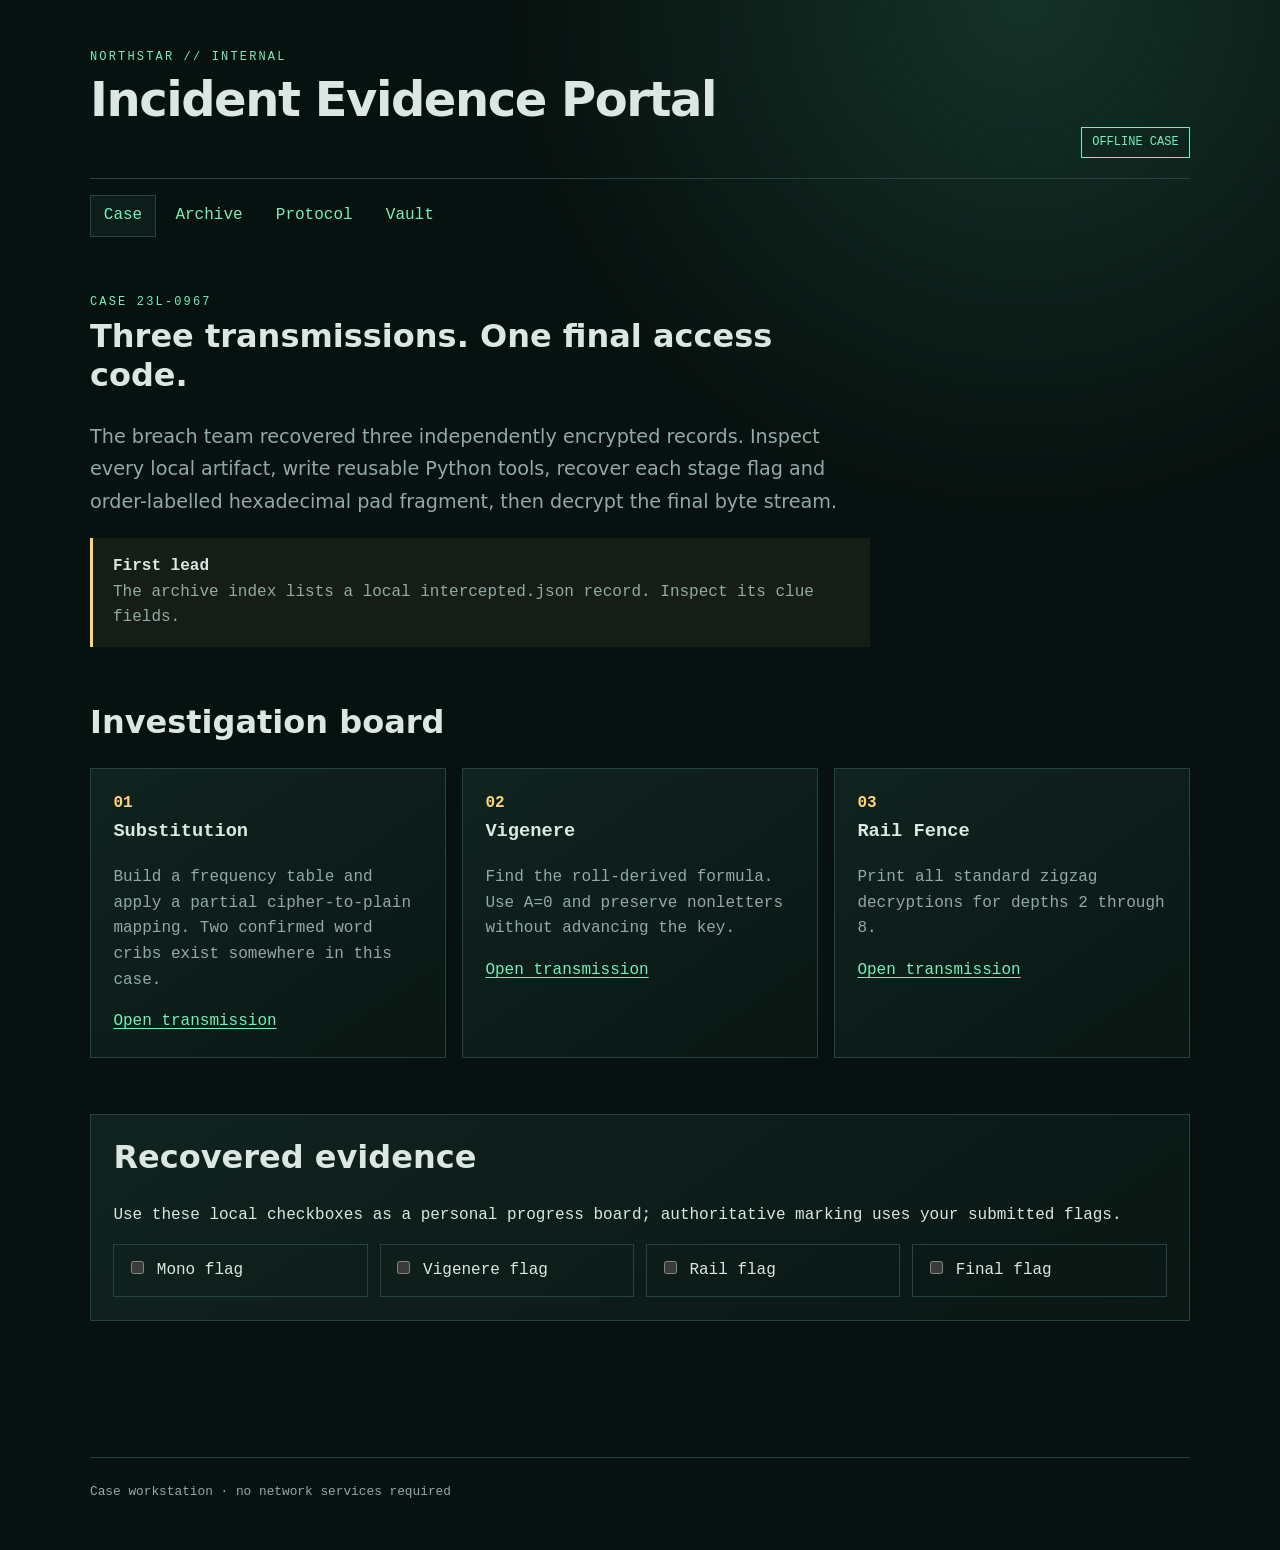
<file: index.html>
<!doctype html>
<html lang="en"><head><meta charset="utf-8"><meta name="viewport" content="width=device-width,initial-scale=1">
<title>Northstar Incident Portal</title><link rel="stylesheet" href="style.css"></head>
<body data-roll="23L-0967"><a class="skip" href="#main">Skip to main content</a>
<header><div><p class="eyebrow">NORTHSTAR // INTERNAL</p><h1>Incident Evidence Portal</h1></div><span class="status">OFFLINE CASE</span></header>
<nav aria-label="Primary"><a aria-current="page" href="index.html">Case</a><a href="archive.html">Archive</a><a href="about.html">Protocol</a><a href="vault.html">Vault</a></nav>
<main id="main"><section class="hero"><p class="eyebrow">CASE 23L-0967</p><h2>Three transmissions. One final access code.</h2><p>The breach team recovered three independently encrypted records. Inspect every local artifact, write reusable Python tools, recover each stage flag and order-labelled hexadecimal pad fragment, then decrypt the final byte stream.</p><div class="lead"><strong>First lead</strong><p>The archive index lists a local intercepted.json record. Inspect its clue fields.</p></div></section>
<section><h2>Investigation board</h2><div class="cards">
<article><span>01</span><h3>Substitution</h3><p>Build a frequency table and apply a partial cipher-to-plain mapping. Two confirmed word cribs exist somewhere in this case.</p><a href="assets/mono_ciphertext.txt">Open transmission</a></article>
<article><span>02</span><h3>Vigenere</h3><p>Find the roll-derived formula. Use A=0 and preserve nonletters without advancing the key.</p><a href="assets/vigenere_ciphertext.txt">Open transmission</a></article>
<article><span>03</span><h3>Rail Fence</h3><p>Print all standard zigzag decryptions for depths 2 through 8.</p><a href="assets/rail_ciphertext.txt">Open transmission</a></article></div></section>
<section class="progress"><h2>Recovered evidence</h2><p>Use these local checkboxes as a personal progress board; authoritative marking uses your submitted flags.</p><div class="checks"><label><input type="checkbox" data-progress="mono"> Mono flag</label><label><input type="checkbox" data-progress="vigenere"> Vigenere flag</label><label><input type="checkbox" data-progress="rail"> Rail flag</label><label><input type="checkbox" data-progress="final"> Final flag</label></div></section>
</main><footer>Case workstation · no network services required</footer><script src="script.js"></script></body></html>
</file>
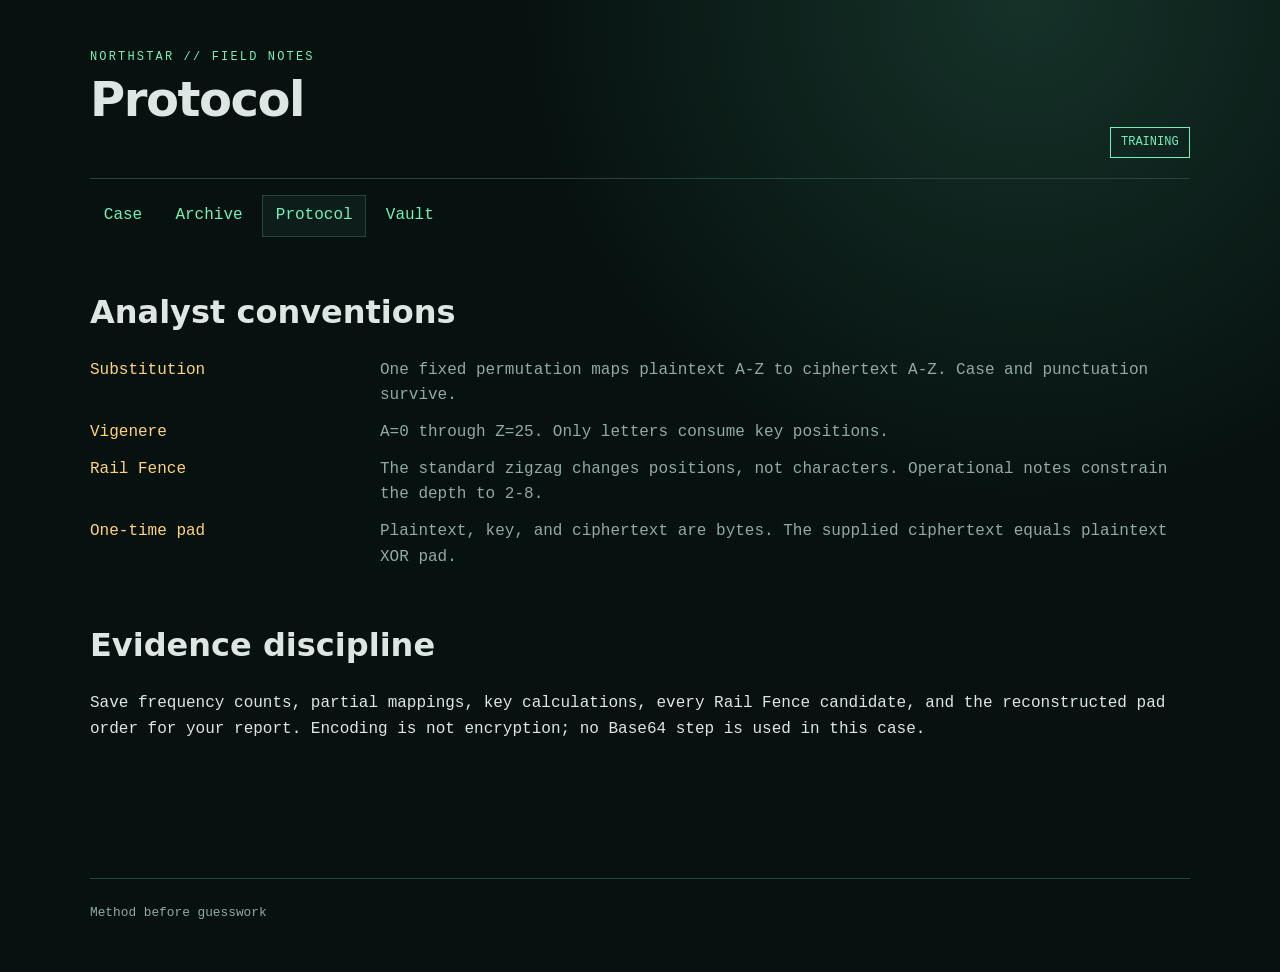
<file: about.html>
<!doctype html><html lang="en"><head><meta charset="utf-8"><meta name="viewport" content="width=device-width,initial-scale=1"><title>Cryptographic Protocol</title><link rel="stylesheet" href="style.css"></head>
<body><a class="skip" href="#main">Skip to main content</a><header><div><p class="eyebrow">NORTHSTAR // FIELD NOTES</p><h1>Protocol</h1></div><span class="status">TRAINING</span></header><nav aria-label="Primary"><a href="index.html">Case</a><a href="archive.html">Archive</a><a aria-current="page" href="about.html">Protocol</a><a href="vault.html">Vault</a></nav>
<main id="main"><section><h2>Analyst conventions</h2><dl><dt>Substitution</dt><dd>One fixed permutation maps plaintext A-Z to ciphertext A-Z. Case and punctuation survive.</dd><dt>Vigenere</dt><dd>A=0 through Z=25. Only letters consume key positions.</dd><dt>Rail Fence</dt><dd>The standard zigzag changes positions, not characters. Operational notes constrain the depth to 2-8.</dd><dt>One-time pad</dt><dd>Plaintext, key, and ciphertext are bytes. The supplied ciphertext equals plaintext XOR pad.</dd></dl></section>
<section><h2>Evidence discipline</h2><p>Save frequency counts, partial mappings, key calculations, every Rail Fence candidate, and the reconstructed pad order for your report. Encoding is not encryption; no Base64 step is used in this case.</p></section></main><footer>Method before guesswork</footer><script src="script.js"></script></body></html>
</file>
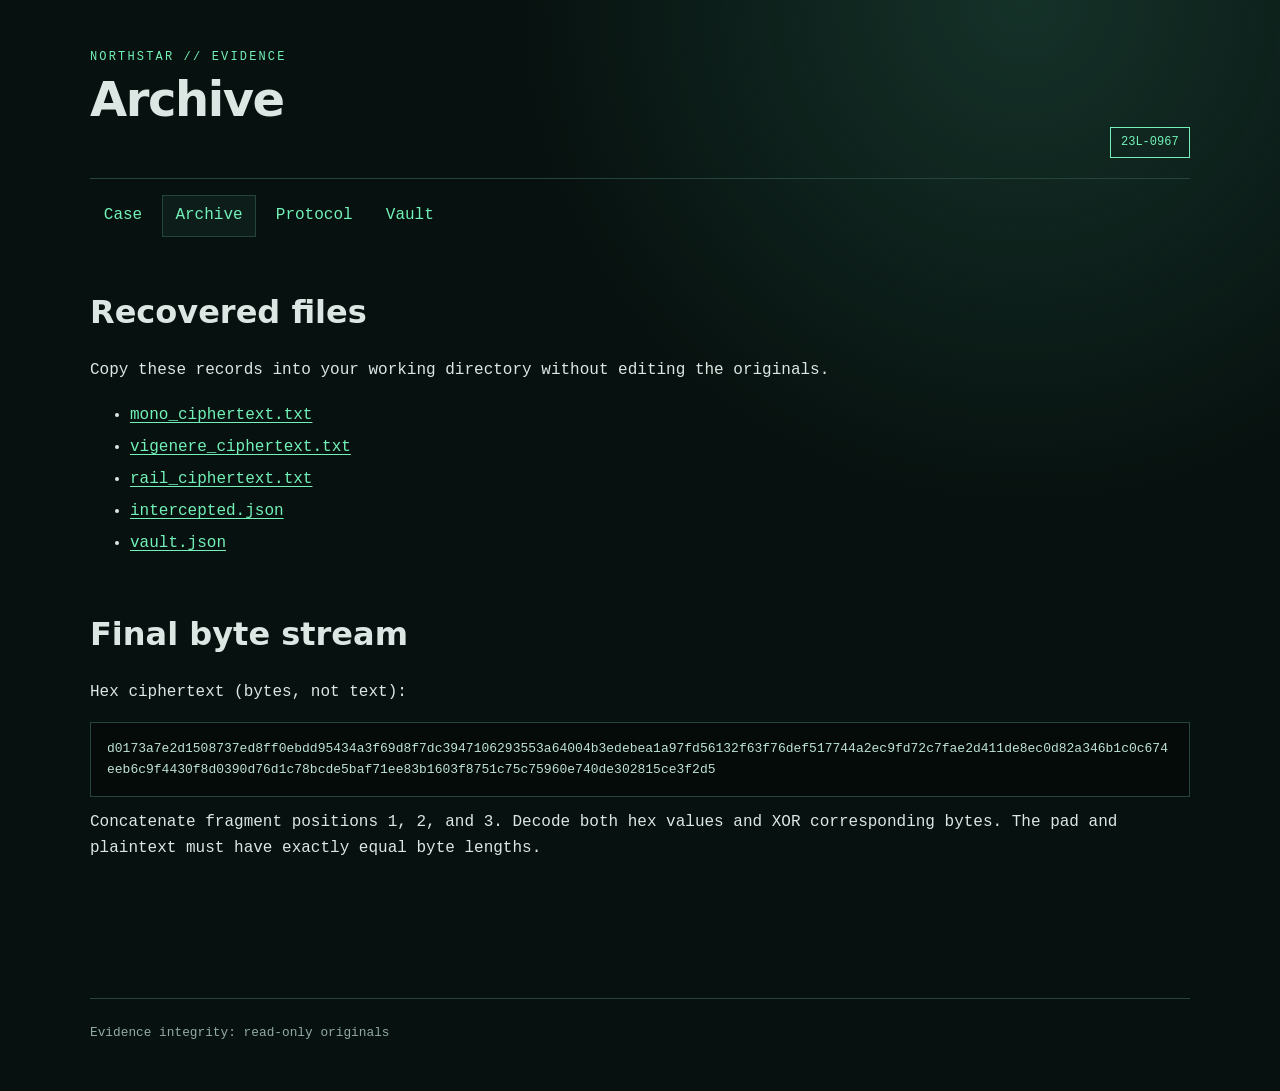
<file: archive.html>
<!doctype html><html lang="en"><head><meta charset="utf-8"><meta name="viewport" content="width=device-width,initial-scale=1"><title>Evidence Archive</title><link rel="stylesheet" href="style.css"></head>
<body><a class="skip" href="#main">Skip to main content</a><header><div><p class="eyebrow">NORTHSTAR // EVIDENCE</p><h1>Archive</h1></div><span class="status">23L-0967</span></header><nav aria-label="Primary"><a href="index.html">Case</a><a aria-current="page" href="archive.html">Archive</a><a href="about.html">Protocol</a><a href="vault.html">Vault</a></nav>
<main id="main"><section><h2>Recovered files</h2><p>Copy these records into your working directory without editing the originals.</p><ul class="files"><li><a href="assets/mono_ciphertext.txt">mono_ciphertext.txt</a></li><li><a href="assets/vigenere_ciphertext.txt">vigenere_ciphertext.txt</a></li><li><a href="assets/rail_ciphertext.txt">rail_ciphertext.txt</a></li><li><a href="data/intercepted.json">intercepted.json</a></li><li><a href="data/vault.json">vault.json</a></li></ul></section>
<section><h2>Final byte stream</h2><p>Hex ciphertext (bytes, not text):</p><pre class="wrap" id="otp-cipher">[base64]</pre><p>Concatenate fragment positions 1, 2, and 3. Decode both hex values and XOR corresponding bytes. The pad and plaintext must have exactly equal byte lengths.</p></section></main><footer>Evidence integrity: read-only originals</footer><script src="script.js"></script></body></html>
</file>
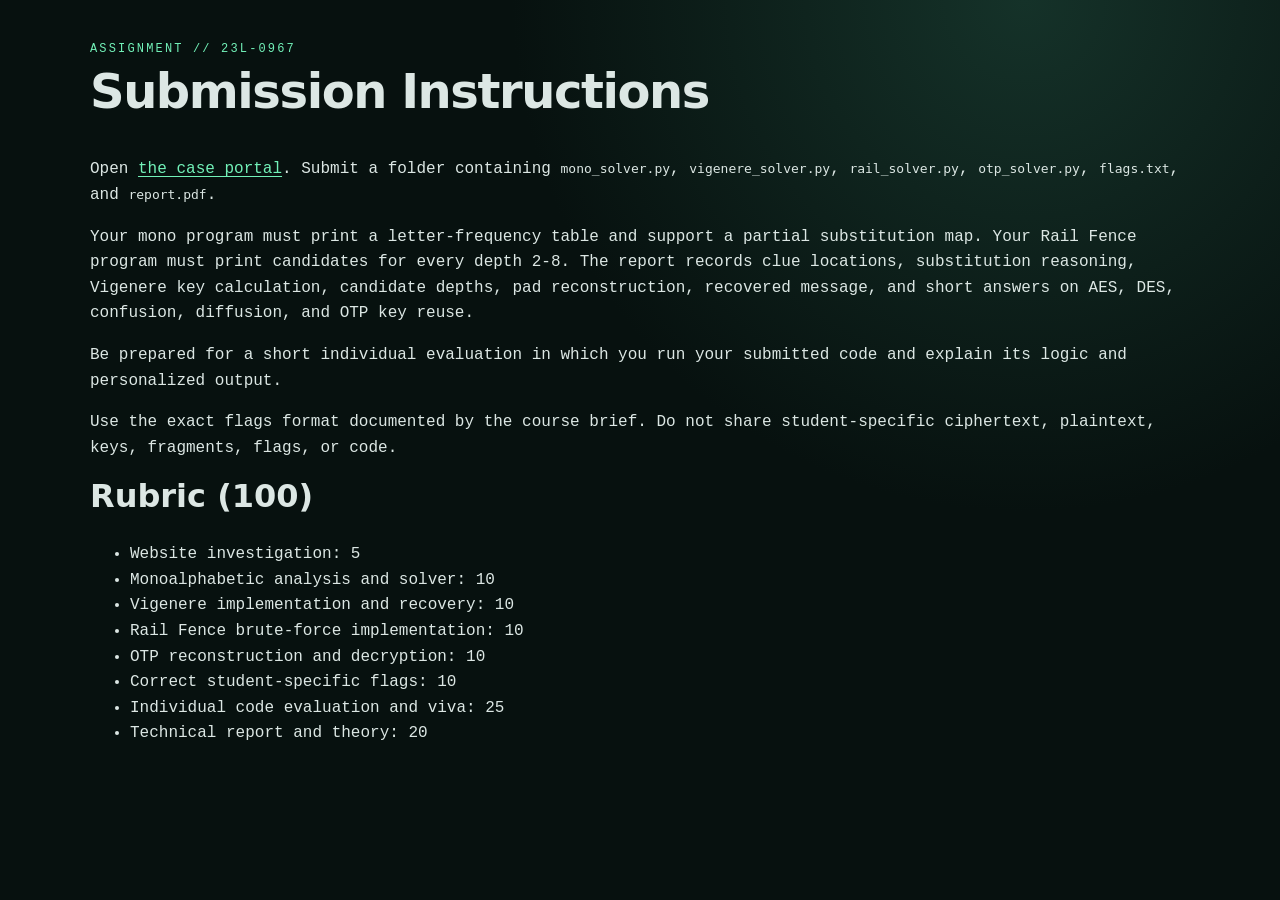
<file: assignment_instructions.html>
<!doctype html><html lang="en"><head><meta charset="utf-8"><meta name="viewport" content="width=device-width,initial-scale=1"><title>Assignment Instructions</title><link rel="stylesheet" href="style.css"></head><body><main><section><p class="eyebrow">ASSIGNMENT // 23L-0967</p><h1>Submission Instructions</h1><p>Open <a href="index.html">the case portal</a>. Submit a folder containing <code>mono_solver.py</code>, <code>vigenere_solver.py</code>, <code>rail_solver.py</code>, <code>otp_solver.py</code>, <code>flags.txt</code>, and <code>report.pdf</code>.</p><p>Your mono program must print a letter-frequency table and support a partial substitution map. Your Rail Fence program must print candidates for every depth 2-8. The report records clue locations, substitution reasoning, Vigenere key calculation, candidate depths, pad reconstruction, recovered message, and short answers on AES, DES, confusion, diffusion, and OTP key reuse.</p><p>Be prepared for a short individual evaluation in which you run your submitted code and explain its logic and personalized output.</p><p>Use the exact flags format documented by the course brief. Do not share student-specific ciphertext, plaintext, keys, fragments, flags, or code.</p><h2>Rubric (100)</h2><ul><li>Website investigation: 5</li><li>Monoalphabetic analysis and solver: 10</li><li>Vigenere implementation and recovery: 10</li><li>Rail Fence brute-force implementation: 10</li><li>OTP reconstruction and decryption: 10</li><li>Correct student-specific flags: 10</li><li>Individual code evaluation and viva: 25</li><li>Technical report and theory: 20</li></ul></section></main></body></html>
</file>
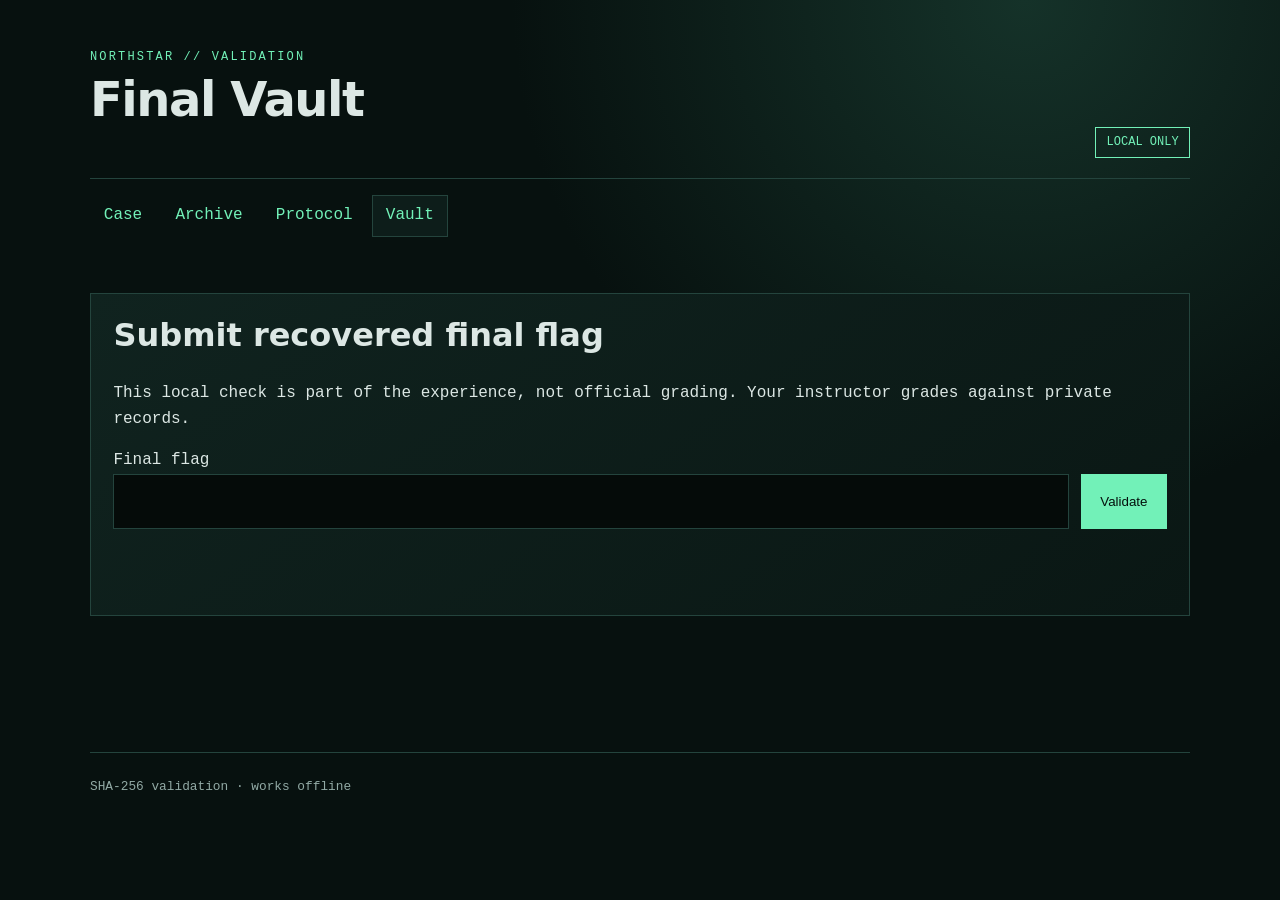
<file: vault.html>
<!doctype html><html lang="en"><head><meta charset="utf-8"><meta name="viewport" content="width=device-width,initial-scale=1"><title>Final Vault</title><link rel="stylesheet" href="style.css"></head>
<body><a class="skip" href="#main">Skip to main content</a><header><div><p class="eyebrow">NORTHSTAR // VALIDATION</p><h1>Final Vault</h1></div><span class="status">LOCAL ONLY</span></header><nav aria-label="Primary"><a href="index.html">Case</a><a href="archive.html">Archive</a><a href="about.html">Protocol</a><a aria-current="page" href="vault.html">Vault</a></nav>
<main id="main"><section class="vault"><h2>Submit recovered final flag</h2><p>This local check is part of the experience, not official grading. Your instructor grades against private records.</p><form id="vault-form"><label for="final-flag">Final flag</label><div class="input-row"><input id="final-flag" name="final-flag" autocomplete="off" spellcheck="false" required><button type="submit">Validate</button></div><p id="vault-result" class="result" role="status" aria-live="polite"></p></form></section></main><footer>SHA-256 validation · works offline</footer><script src="script.js"></script></body></html>
</file>
<file: style.css>
:root{--ink:#dce7e4;--muted:#92aaa5;--bg:#07110f;--panel:#0d1d1a;--line:#24443d;--acid:#72f1b8;--amber:#ffd479;--danger:#ff7b8a;--max:1100px;color-scheme:dark}*{box-sizing:border-box}html{font-family:ui-monospace,SFMono-Regular,Consolas,"Liberation Mono",monospace;background:var(--bg);color:var(--ink);line-height:1.6}body{margin:0;background:radial-gradient(circle at 80% 0,#153229 0,transparent 32rem),var(--bg);min-height:100vh}a{color:var(--acid);text-underline-offset:.2em}a:focus-visible,input:focus-visible,button:focus-visible{outline:3px solid var(--amber);outline-offset:3px}.skip{position:absolute;left:-999px}.skip:focus{left:1rem;top:1rem;z-index:10;background:#000;padding:.5rem}header,nav,main,footer{width:min(calc(100% - 2rem),var(--max));margin-inline:auto}header{display:flex;align-items:end;justify-content:space-between;padding:3rem 0 1.25rem;border-bottom:1px solid var(--line)}h1,h2,h3,p{margin-top:0}h1{font:700 clamp(1.6rem,5vw,3rem)/1.1 system-ui,sans-serif;letter-spacing:-.03em}h2{font:700 clamp(1.3rem,3vw,2rem)/1.2 system-ui,sans-serif}.eyebrow{font-size:.75rem;letter-spacing:.18em;color:var(--acid);margin-bottom:.35rem}.status{border:1px solid var(--acid);color:var(--acid);padding:.3rem .65rem;font-size:.75rem}nav{display:flex;gap:.35rem;padding:1rem 0;overflow:auto}nav a{padding:.45rem .8rem;text-decoration:none;border:1px solid transparent;white-space:nowrap}nav a:hover,nav a[aria-current=page]{border-color:var(--line);background:var(--panel)}main{padding:2.5rem 0 5rem}section{margin-bottom:3.5rem}.hero{max-width:780px}.hero>p:not(.eyebrow){font:400 clamp(1rem,2vw,1.2rem)/1.7 system-ui,sans-serif;color:var(--muted)}.lead{border-left:3px solid var(--amber);background:#161d17;padding:1rem 1.25rem}.lead p{margin:0;color:var(--muted)}.cards{display:grid;grid-template-columns:repeat(3,1fr);gap:1rem}.cards article,.progress,.vault{background:linear-gradient(145deg,#10231f,#0a1714);border:1px solid var(--line);padding:1.4rem}.cards span{color:var(--amber);font-weight:bold}.cards p,dd{color:var(--muted)}.checks{display:grid;grid-template-columns:repeat(4,1fr);gap:.75rem}.checks label{border:1px solid var(--line);padding:.8rem}.files{line-height:2}pre{padding:1rem;background:#050b09;border:1px solid var(--line);color:#bee3d8}.wrap{white-space:pre-wrap;overflow-wrap:anywhere}dl{display:grid;grid-template-columns:minmax(8rem,1fr) 3fr;gap:.7rem 1.25rem}dt{color:var(--amber)}dd{margin:0}.clue{border:1px dashed var(--amber);padding:1rem;margin-top:2rem}.input-row{display:flex;gap:.75rem}input{flex:1;min-width:0;background:#050b09;border:1px solid var(--line);color:var(--ink);padding:.85rem;font:inherit}button{background:var(--acid);color:#04100c;border:0;padding:.85rem 1.2rem;font:700 1rem inherit;cursor:pointer}.result{min-height:2rem;margin-top:1rem;font-weight:bold}.granted{color:var(--acid)}.denied{color:var(--danger)}footer{border-top:1px solid var(--line);padding:1.5rem 0 3rem;color:var(--muted);font-size:.8rem}
/*  */
@media(max-width:760px){header{align-items:start}.cards{grid-template-columns:1fr}.checks{grid-template-columns:1fr 1fr}dl{grid-template-columns:1fr}dd{margin-bottom:1rem}.input-row{display:block}.input-row input,.input-row button{width:100%}.input-row button{margin-top:.75rem}}@media(max-width:420px){.status{display:none}.checks{grid-template-columns:1fr}}
</file>
